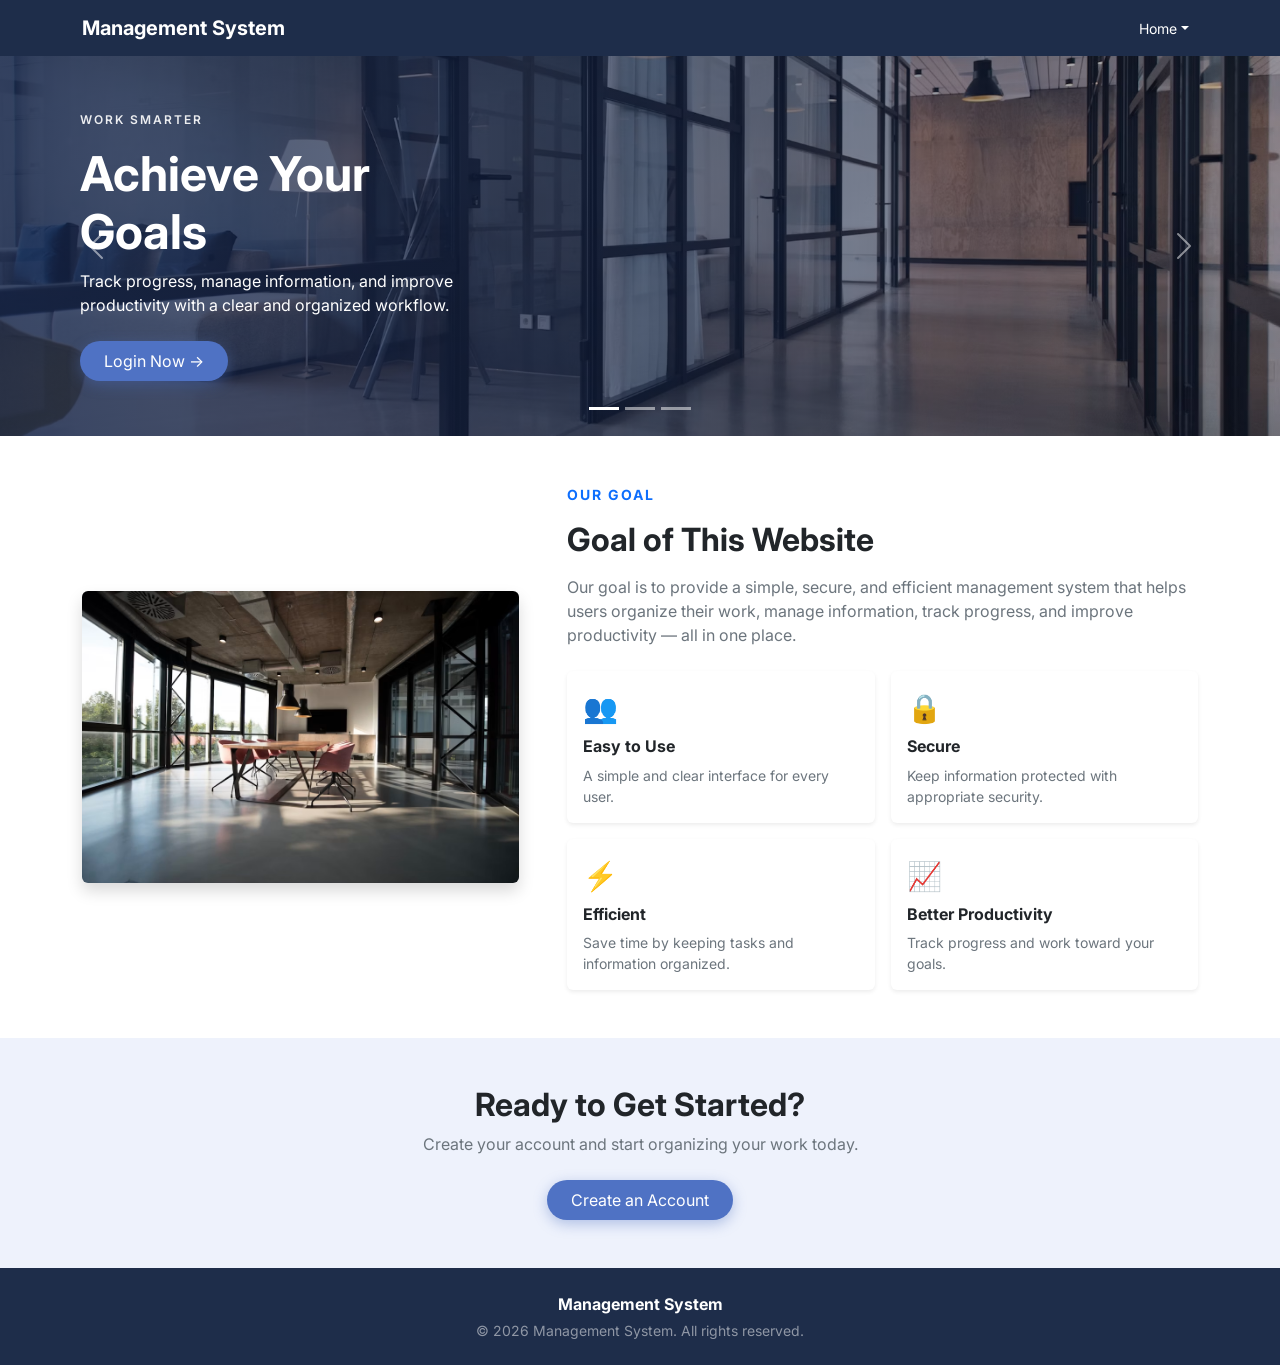
<file: index.html>
<!DOCTYPE html>
<html lang="en">
<head>
  <meta charset="UTF-8" />
  <meta name="viewport" content="width=device-width, initial-scale=1.0" />
  <title>Management System</title>
  <meta name="description" content="A simple, secure, and efficient management system that helps users organize their work, manage information, track progress, and improve productivity." />
  <link href="https://cdn.jsdelivr.net/npm/bootstrap@5.3.3/dist/css/bootstrap.min.css" rel="stylesheet">
  <link href="https://fonts.googleapis.com/css2?family=Inter:wght@400;500;600;700;800&display=swap" rel="stylesheet" />
  <link rel="stylesheet" href="css/style.css" />
</head>
<body>

  <!-- NAVBAR -->
  <nav class="navbar navbar-dark navbar-brand-custom">
    <div class="container">
      <a class="navbar-brand fw-bold" href="index.html">Management System</a>
      <div class="dropdown">
        <button class="btn btn-sm text-white dropdown-toggle" type="button" data-bs-toggle="dropdown">Home</button>
        <ul class="dropdown-menu dropdown-menu-end">
          <li><a class="dropdown-item" href="login.html">Login</a></li>
          <li><a class="dropdown-item" href="signup.html">Sign Up</a></li>
          <li><a class="dropdown-item" href="#">Help</a></li>
        </ul>
      </div>
    </div>
  </nav>

  <!-- HERO / CAROUSEL -->
  <div id="heroCarousel" class="carousel slide hero-carousel" data-bs-ride="carousel">
    <div class="carousel-inner">
      <div class="carousel-item active" style="background-image:url('img/img1.avif')">
        <div class="carousel-caption-custom">
          <div class="inner">
            <p class="eyebrow">Work Smarter</p>
            <h1 class="display-5 fw-bold">Achieve Your Goals</h1>
            <p class="mb-4">Track progress, manage information, and improve productivity with a clear and organized workflow.</p>
            <a href="login.html" class="btn btn-primary-custom text-white px-4 py-2">Login Now &rarr;</a>
          </div>
        </div>
      </div>
      <div class="carousel-item" style="background-image:url('img/img2.avif')">
        <div class="carousel-caption-custom">
          <div class="inner">
            <p class="eyebrow">Stay Organized</p>
            <h1 class="display-5 fw-bold">Manage Your Team</h1>
            <p class="mb-4">Collaborate effectively, assign tasks, and keep your entire team on the same page.</p>
            <a href="signup.html" class="btn btn-primary-custom text-white px-4 py-2">Get Started &rarr;</a>
          </div>
        </div>
      </div>
      <div class="carousel-item" style="background-image:url('img/img3.avif')">
        <div class="carousel-caption-custom">
          <div class="inner">
            <p class="eyebrow">Boost Efficiency</p>
            <h1 class="display-5 fw-bold">Work Smarter Today</h1>
            <p class="mb-4">Streamline your workflows, reduce manual tasks, and focus on what truly matters.</p>
            <a href="signup.html" class="btn btn-primary-custom text-white px-4 py-2">Create Account &rarr;</a>
          </div>
        </div>
      </div>
    </div>
    <button class="carousel-control-prev" type="button" data-bs-target="#heroCarousel" data-bs-slide="prev">
      <span class="carousel-control-prev-icon"></span>
    </button>
    <button class="carousel-control-next" type="button" data-bs-target="#heroCarousel" data-bs-slide="next">
      <span class="carousel-control-next-icon"></span>
    </button>
    <div class="carousel-indicators">
      <button type="button" data-bs-target="#heroCarousel" data-bs-slide-to="0" class="active"></button>
      <button type="button" data-bs-target="#heroCarousel" data-bs-slide-to="1"></button>
      <button type="button" data-bs-target="#heroCarousel" data-bs-slide-to="2"></button>
    </div>
  </div>

  <!-- GOAL SECTION -->
  <section class="py-5">
    <div class="container">
      <div class="row align-items-center g-5">
        <div class="col-lg-5">
          <img src="img/img4.avif" alt="Modern office interior" class="img-fluid rounded shadow" />
        </div>
        <div class="col-lg-7">
          <p class="text-primary fw-bold small text-uppercase" style="letter-spacing:2px;">Our Goal</p>
          <h2 class="fw-bold mb-3">Goal of This Website</h2>
          <p class="text-secondary mb-4">
            Our goal is to provide a simple, secure, and efficient management system that
            helps users organize their work, manage information, track progress, and improve
            productivity &mdash; all in one place.
          </p>
          <div class="row g-3">
            <div class="col-sm-6">
              <div class="card border-0 shadow-sm h-100 p-3 hover-card">
                <div class="fs-3">&#128101;</div>
                <h3 class="fs-6 fw-bold mt-2">Easy to Use</h3>
                <p class="small text-secondary mb-0">A simple and clear interface for every user.</p>
              </div>
            </div>
            <div class="col-sm-6">
              <div class="card border-0 shadow-sm h-100 p-3 hover-card">
                <div class="fs-3">&#128274;</div>
                <h3 class="fs-6 fw-bold mt-2">Secure</h3>
                <p class="small text-secondary mb-0">Keep information protected with appropriate security.</p>
              </div>
            </div>
            <div class="col-sm-6">
              <div class="card border-0 shadow-sm h-100 p-3 hover-card">
                <div class="fs-3">&#9889;</div>
                <h3 class="fs-6 fw-bold mt-2">Efficient</h3>
                <p class="small text-secondary mb-0">Save time by keeping tasks and information organized.</p>
              </div>
            </div>
            <div class="col-sm-6">
              <div class="card border-0 shadow-sm h-100 p-3 hover-card">
                <div class="fs-3">&#128200;</div>
                <h3 class="fs-6 fw-bold mt-2">Better Productivity</h3>
                <p class="small text-secondary mb-0">Track progress and work toward your goals.</p>
              </div>
            </div>
          </div>
        </div>
      </div>
    </div>
  </section>

  <!-- CTA -->
  <section class="cta-custom py-5 text-center">
    <div class="container">
      <h2 class="fw-bold">Ready to Get Started?</h2>
      <p class="text-secondary mb-4">Create your account and start organizing your work today.</p>
      <a href="signup.html" class="btn btn-primary-custom text-white px-4 py-2">Create an Account</a>
    </div>
  </section>

  <!-- FOOTER -->
  <footer class="footer-custom text-center py-4">
    <p class="text-white fw-bold mb-1">Management System</p>
    <p class="text-white-50 small mb-0">&copy; 2026 Management System. All rights reserved.</p>
  </footer>

  <script src="https://cdn.jsdelivr.net/npm/bootstrap@5.3.3/dist/js/bootstrap.bundle.min.js"></script>
  <script src="js/main.js"></script>
</body>
</html>
</file>
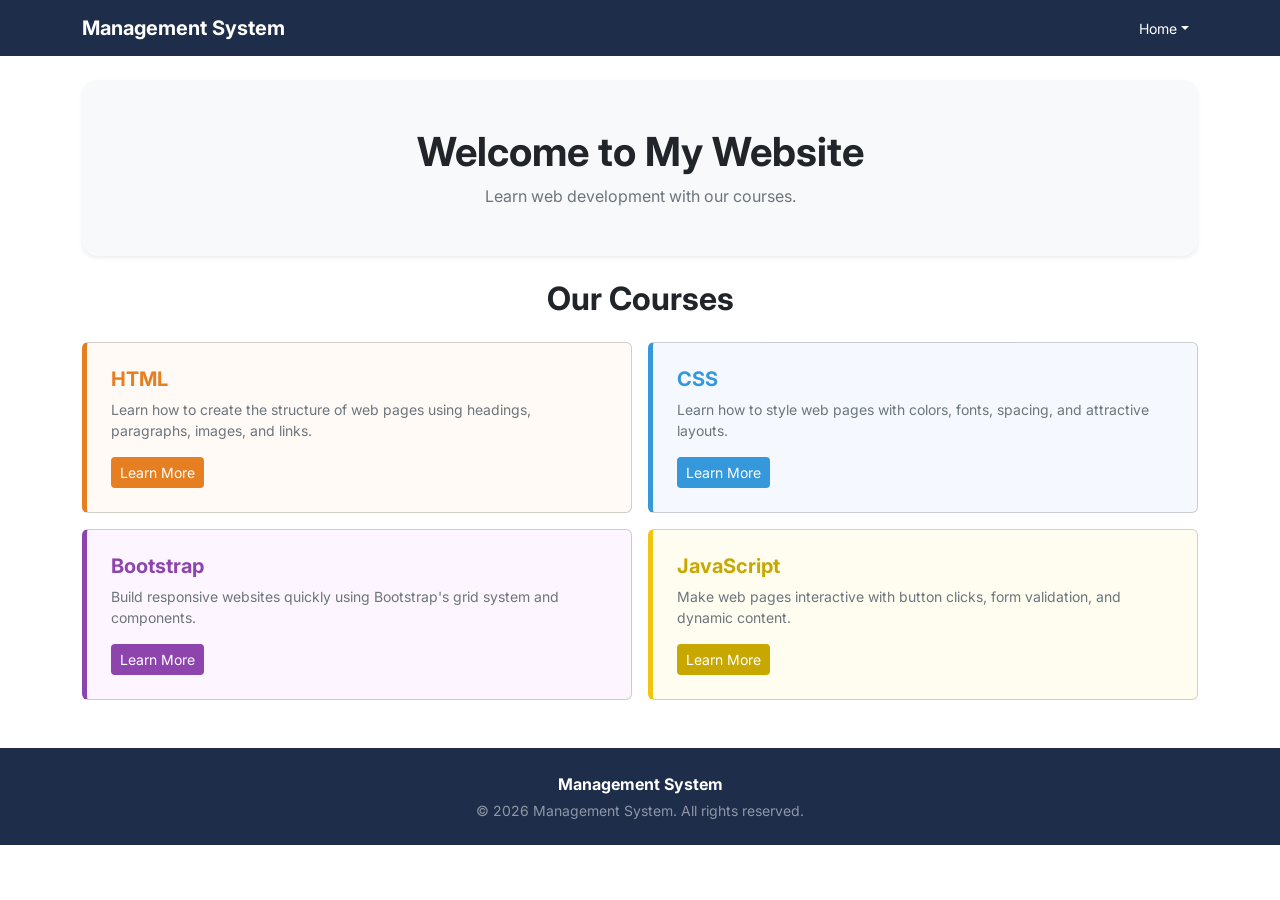
<file: home.html>
<!DOCTYPE html>
<html lang="en">
<head>
  <meta charset="UTF-8" />
  <meta name="viewport" content="width=device-width, initial-scale=1.0" />
  <title>Home - Management System</title>
  <meta name="description" content="Learn web development with our courses on HTML, CSS, Bootstrap, and JavaScript." />
  <link href="https://cdn.jsdelivr.net/npm/bootstrap@5.3.3/dist/css/bootstrap.min.css" rel="stylesheet">
  <link href="https://fonts.googleapis.com/css2?family=Inter:wght@400;500;600;700;800&display=swap" rel="stylesheet" />
  <link rel="stylesheet" href="css/style.css" />
</head>
<body>

  <!-- NAVBAR -->
  <nav class="navbar navbar-dark navbar-brand-custom">
    <div class="container">
      <a class="navbar-brand fw-bold" href="index.html">Management System</a>
      <div class="dropdown">
        <button class="btn btn-sm text-white dropdown-toggle" type="button" data-bs-toggle="dropdown">Home</button>
        <ul class="dropdown-menu dropdown-menu-end">
          <li><a class="dropdown-item" href="login.html">Login</a></li>
          <li><a class="dropdown-item" href="signup.html">Sign Up</a></li>
          <li><a class="dropdown-item" href="#">Help</a></li>
        </ul>
      </div>
    </div>
  </nav>

  <!-- HERO -->
  <div class="container">
    <div class="text-center bg-light rounded-4 shadow-sm my-4 py-5 px-4">
      <h1 class="fw-bold">Welcome to My Website</h1>
      <p class="text-secondary mb-0">Learn web development with our courses.</p>
    </div>
  </div>

  <!-- COURSES -->
  <section class="container pb-5">
    <h2 class="text-center fw-bold mb-4">Our Courses</h2>
    <div class="row g-3">
      <div class="col-md-6">
        <div class="card hover-card course-card html-card h-100 p-4">
          <h3 class="fs-5 fw-bold">HTML</h3>
          <p class="small text-secondary">Learn how to create the structure of web pages using headings, paragraphs, images, and links.</p>
          <button class="btn btn-sm text-white align-self-start mt-auto" style="background:#e67e22" data-bs-toggle="modal" data-bs-target="#courseModal" data-course="html">Learn More</button>
        </div>
      </div>
      <div class="col-md-6">
        <div class="card hover-card course-card css-card h-100 p-4">
          <h3 class="fs-5 fw-bold">CSS</h3>
          <p class="small text-secondary">Learn how to style web pages with colors, fonts, spacing, and attractive layouts.</p>
          <button class="btn btn-sm text-white align-self-start mt-auto" style="background:#3498db" data-bs-toggle="modal" data-bs-target="#courseModal" data-course="css">Learn More</button>
        </div>
      </div>
      <div class="col-md-6">
        <div class="card hover-card course-card boot-card h-100 p-4">
          <h3 class="fs-5 fw-bold">Bootstrap</h3>
          <p class="small text-secondary">Build responsive websites quickly using Bootstrap's grid system and components.</p>
          <button class="btn btn-sm text-white align-self-start mt-auto" style="background:#8e44ad" data-bs-toggle="modal" data-bs-target="#courseModal" data-course="bootstrap">Learn More</button>
        </div>
      </div>
      <div class="col-md-6">
        <div class="card hover-card course-card js-card h-100 p-4">
          <h3 class="fs-5 fw-bold">JavaScript</h3>
          <p class="small text-secondary">Make web pages interactive with button clicks, form validation, and dynamic content.</p>
          <button class="btn btn-sm text-white align-self-start mt-auto" style="background:#c8a800" data-bs-toggle="modal" data-bs-target="#courseModal" data-course="js">Learn More</button>
        </div>
      </div>
    </div>
  </section>

  <!-- COURSE MODAL -->
  <div class="modal fade" id="courseModal" tabindex="-1">
    <div class="modal-dialog">
      <div class="modal-content">
        <div class="modal-header">
          <h5 class="modal-title">Course Details</h5>
          <button type="button" class="btn-close" data-bs-dismiss="modal"></button>
        </div>
        <div class="modal-body">
          <h4 id="modalCourseName" class="fw-bold"></h4>
          <p id="modalCourseDesc" class="text-secondary"></p>
          <ul id="modalTopics"></ul>
        </div>
        <div class="modal-footer">
          <button class="btn btn-secondary" data-bs-dismiss="modal">Close</button>
        </div>
      </div>
    </div>
  </div>

  <!-- FOOTER -->
  <footer class="footer-custom text-center py-4">
    <p class="text-white fw-bold mb-1">Management System</p>
    <p class="text-white-50 small mb-0">&copy; 2026 Management System. All rights reserved.</p>
  </footer>

  <script src="https://cdn.jsdelivr.net/npm/bootstrap@5.3.3/dist/js/bootstrap.bundle.min.js"></script>
  <script src="js/main.js"></script>
</body>
</html>
</file>
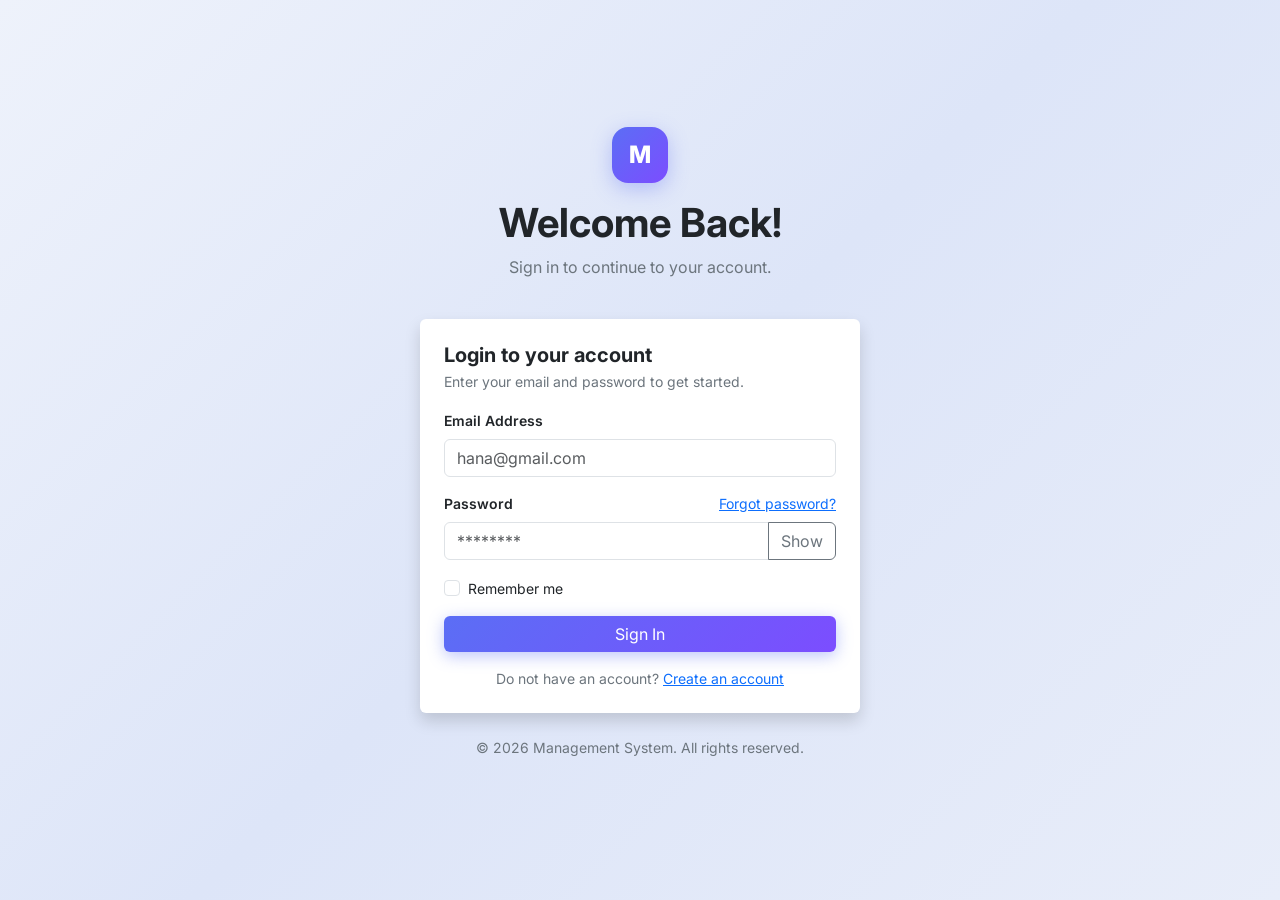
<file: login.html>
<!DOCTYPE html>
<html lang="en">
<head>
  <meta charset="UTF-8" />
  <meta name="viewport" content="width=device-width, initial-scale=1.0" />
  <title>Login - Management System</title>
  <meta name="description" content="Sign in to your Management System account." />
  <link href="https://cdn.jsdelivr.net/npm/bootstrap@5.3.3/dist/css/bootstrap.min.css" rel="stylesheet">
  <link href="https://fonts.googleapis.com/css2?family=Inter:wght@400;500;600;700;800&display=swap" rel="stylesheet" />
  <link rel="stylesheet" href="css/style.css" />
</head>
<body class="auth-bg d-flex flex-column align-items-center justify-content-center p-3">

  <div class="text-center mb-4">
    <div class="auth-logo rounded-4 d-flex align-items-center justify-content-center mx-auto mb-3">M</div>
    <h1 class="fw-bold">Welcome Back!</h1>
    <p class="text-secondary">Sign in to continue to your account.</p>
  </div>

  <div class="card shadow border-0 p-4" style="max-width:440px; width:100%;">
    <h2 class="fs-5 fw-bold mb-1">Login to your account</h2>
    <p class="text-secondary small mb-3">Enter your email and password to get started.</p>

    <div class="alert alert-danger py-2 small d-none" id="errorMsg">Please enter a valid email and password.</div>

    <form id="loginForm" novalidate>
      <div class="mb-3">
        <label for="loginEmail" class="form-label small fw-semibold">Email Address</label>
        <input type="email" class="form-control" id="loginEmail" placeholder="hana@gmail.com" required />
      </div>

      <div class="mb-3">
        <div class="d-flex justify-content-between">
          <label for="loginPassword" class="form-label small fw-semibold">Password</label>
          <a href="#" class="small">Forgot password?</a>
        </div>
        <div class="input-group">
          <input type="password" class="form-control" id="loginPassword" placeholder="********" required />
          <button type="button" class="btn btn-outline-secondary toggle-pw" data-target="loginPassword">Show</button>
        </div>
      </div>

      <div class="form-check mb-3">
        <input type="checkbox" class="form-check-input" id="rememberMe" />
        <label class="form-check-label small" for="rememberMe">Remember me</label>
      </div>

      <button type="submit" class="btn btn-auth text-white w-100 mb-3">Sign In</button>
      <p class="text-center small text-secondary mb-0">
        Do not have an account? <a href="signup.html">Create an account</a>
      </p>
    </form>
  </div>

  <p class="text-secondary small mt-4">&copy; 2026 Management System. All rights reserved.</p>

  <!-- SUCCESS MODAL -->
  <div class="modal fade" id="successModal" tabindex="-1">
    <div class="modal-dialog modal-dialog-centered">
      <div class="modal-content text-center p-4">
        <div class="auth-logo rounded-circle d-flex align-items-center justify-content-center mx-auto mb-3 fs-2">&#10003;</div>
        <h3 class="fw-bold">Login Successful!</h3>
        <p class="text-secondary">Welcome back! You are being redirected to the home page.</p>
        <button class="btn btn-auth text-white px-4 mx-auto" id="okBtn">OK</button>
      </div>
    </div>
  </div>

  <script src="https://cdn.jsdelivr.net/npm/bootstrap@5.3.3/dist/js/bootstrap.bundle.min.js"></script>
  <script src="js/main.js"></script>
</body>
</html>
</file>
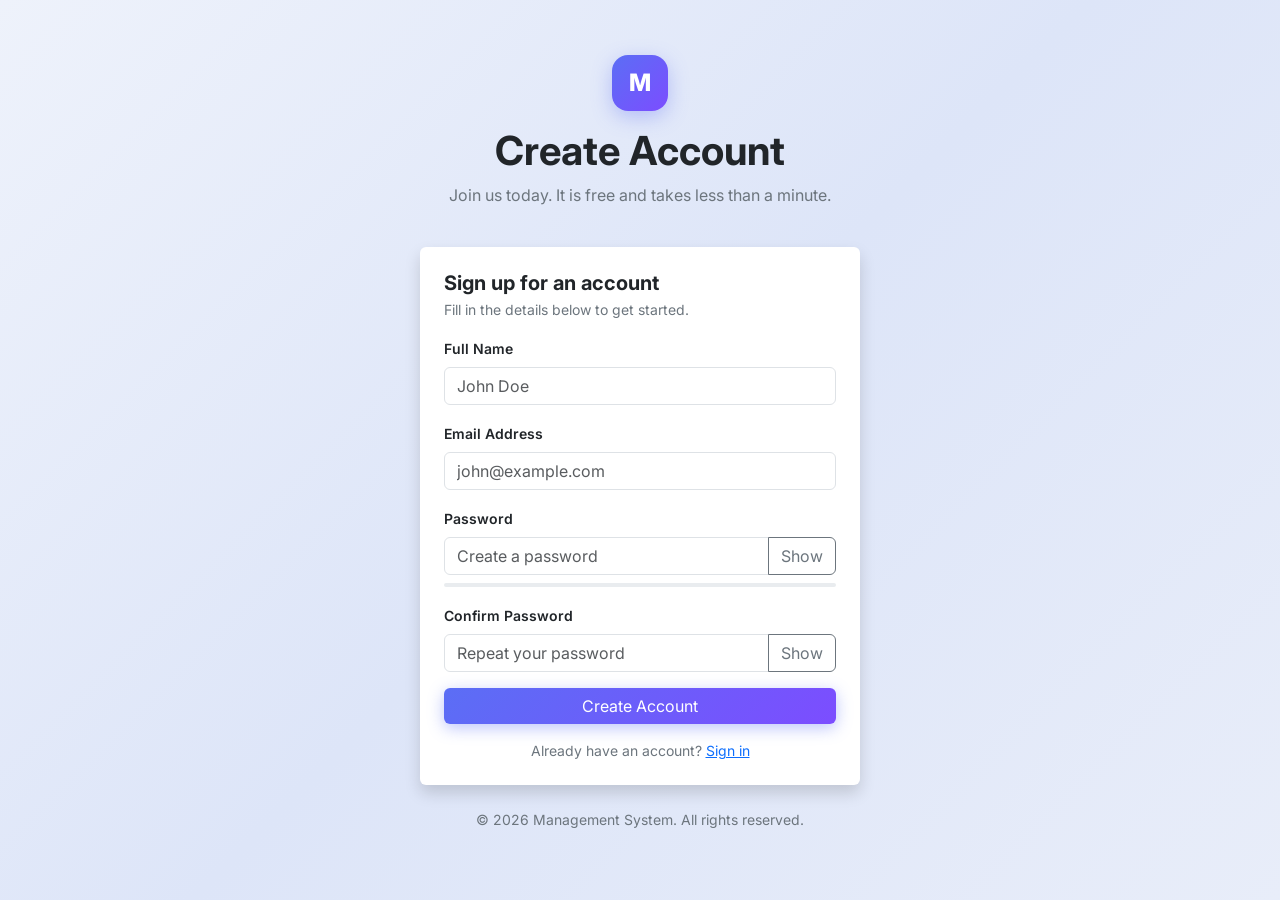
<file: signup.html>
<!DOCTYPE html>
<html lang="en">
<head>
  <meta charset="UTF-8" />
  <meta name="viewport" content="width=device-width, initial-scale=1.0" />
  <title>Sign Up - Management System</title>
  <meta name="description" content="Create your Management System account." />
  <link href="https://cdn.jsdelivr.net/npm/bootstrap@5.3.3/dist/css/bootstrap.min.css" rel="stylesheet">
  <link href="https://fonts.googleapis.com/css2?family=Inter:wght@400;500;600;700;800&display=swap" rel="stylesheet" />
  <link rel="stylesheet" href="css/style.css" />
</head>
<body class="auth-bg d-flex flex-column align-items-center justify-content-center p-3">

  <div class="text-center mb-4">
    <div class="auth-logo rounded-4 d-flex align-items-center justify-content-center mx-auto mb-3">M</div>
    <h1 class="fw-bold">Create Account</h1>
    <p class="text-secondary">Join us today. It is free and takes less than a minute.</p>
  </div>

  <div class="card shadow border-0 p-4" style="max-width:440px; width:100%;">
    <h2 class="fs-5 fw-bold mb-1">Sign up for an account</h2>
    <p class="text-secondary small mb-3">Fill in the details below to get started.</p>

    <div class="alert alert-danger py-2 small d-none" id="errorMsg"></div>

    <form id="signupForm" novalidate>
      <div class="mb-3">
        <label for="fullName" class="form-label small fw-semibold">Full Name</label>
        <input type="text" class="form-control" id="fullName" placeholder="John Doe" required />
      </div>

      <div class="mb-3">
        <label for="signupEmail" class="form-label small fw-semibold">Email Address</label>
        <input type="email" class="form-control" id="signupEmail" placeholder="john@example.com" required />
      </div>

      <div class="mb-3">
        <label for="signupPassword" class="form-label small fw-semibold">Password</label>
        <div class="input-group">
          <input type="password" class="form-control" id="signupPassword" placeholder="Create a password" required />
          <button type="button" class="btn btn-outline-secondary toggle-pw" data-target="signupPassword">Show</button>
        </div>
        <div class="progress strength-bar mt-2">
          <div class="progress-bar" id="strengthFill"></div>
        </div>
        <p class="small mt-1 mb-0" id="strengthLabel"></p>
      </div>

      <div class="mb-3">
        <label for="confirmPassword" class="form-label small fw-semibold">Confirm Password</label>
        <div class="input-group">
          <input type="password" class="form-control" id="confirmPassword" placeholder="Repeat your password" required />
          <button type="button" class="btn btn-outline-secondary toggle-pw" data-target="confirmPassword">Show</button>
        </div>
      </div>

      <button type="submit" class="btn btn-auth text-white w-100 mb-3">Create Account</button>
      <p class="text-center small text-secondary mb-0">
        Already have an account? <a href="login.html">Sign in</a>
      </p>
    </form>
  </div>

  <p class="text-secondary small mt-4">&copy; 2026 Management System. All rights reserved.</p>

  <!-- SUCCESS MODAL -->
  <div class="modal fade" id="successModal" tabindex="-1">
    <div class="modal-dialog modal-dialog-centered">
      <div class="modal-content text-center p-4">
        <div class="auth-logo rounded-circle d-flex align-items-center justify-content-center mx-auto mb-3 fs-2">&#10003;</div>
        <h3 class="fw-bold">Sign Up Successful!</h3>
        <p class="text-secondary">Your account has been created. Please log in to continue.</p>
        <button class="btn btn-auth text-white px-4 mx-auto" id="okBtn">OK</button>
      </div>
    </div>
  </div>

  <script src="https://cdn.jsdelivr.net/npm/bootstrap@5.3.3/dist/js/bootstrap.bundle.min.js"></script>
  <script src="js/main.js"></script>
</body>
</html>
</file>
<file: css/style.css>
/* =============================================
   MANAGEMENT SYSTEM — GLOBAL STYLES
   Built on Bootstrap 5. Only brand-specific rules
   that Bootstrap utilities can't express live here.
   Shared by index.html, home.html, login.html, signup.html.
   ============================================= */

:root {
  --navy: #1e2d4a;
  --blue: #4f72c4;
  --blue-hover: #3a5aad;
  --violet: #5b6ef5;
  --violet-2: #7c4dff;
}

body {
  font-family: 'Inter', sans-serif;
}

/* ---------- Navbar ---------- */
.navbar-brand-custom { background-color: var(--navy) !important; }

/* ---------- Hero carousel (index.html) ---------- */
.hero-carousel .carousel-item {
  height: 380px;
  background-size: cover;
  background-position: center;
}

.hero-carousel .carousel-caption-custom {
  position: absolute;
  inset: 0;
  display: flex;
  align-items: center;
  background: linear-gradient(to right, rgba(20, 35, 70, .82) 0%, rgba(20, 35, 70, .55) 60%, rgba(20, 35, 70, .25) 100%);
}

.hero-carousel .inner {
  max-width: 560px;
  padding: 0 80px;
  color: #fff;
  text-align: left;
}

.hero-carousel .eyebrow {
  font-size: .75rem;
  font-weight: 600;
  letter-spacing: 2px;
  text-transform: uppercase;
  opacity: .9;
}

.btn-primary-custom {
  background: var(--blue);
  border: none;
  border-radius: 25px;
  box-shadow: 0 4px 14px rgba(79, 114, 196, .4);
}
.btn-primary-custom:hover {
  background: var(--blue-hover);
  color: #fff;
}

@media (max-width: 768px) {
  .hero-carousel .inner { padding: 0 32px; }
}

/* ---------- Hover cards (feature cards + course cards) ---------- */
.hover-card {
  transition: transform .28s cubic-bezier(.34, 1.56, .64, 1), box-shadow .28s ease;
}
.hover-card:hover {
  transform: translateY(-6px);
  box-shadow: 0 14px 32px rgba(79, 114, 196, .18), 0 4px 10px rgba(0, 0, 0, .1);
}

/* Course card accent colors (home.html) */
.course-card { border-left: 5px solid transparent; }
.course-card.html-card { border-left-color: #e67e22; background: #fffaf5; }
.course-card.css-card  { border-left-color: #3498db; background: #f5f9ff; }
.course-card.boot-card { border-left-color: #8e44ad; background: #fdf5ff; }
.course-card.js-card   { border-left-color: #f1c40f; background: #fffdf0; }
.course-card.html-card h3 { color: #e67e22; }
.course-card.css-card h3  { color: #3498db; }
.course-card.boot-card h3 { color: #8e44ad; }
.course-card.js-card h3   { color: #c8a800; }

/* ---------- Footer ---------- */
.footer-custom { background: var(--navy); }

/* ---------- CTA section ---------- */
.cta-custom { background: #eef2fc; }

/* ---------- Auth pages (login.html / signup.html) ---------- */
.auth-bg {
  min-height: 100vh;
  background: linear-gradient(135deg, #eef2fb 0%, #dde5f8 50%, #e8edf9 100%);
}

.auth-logo {
  width: 56px;
  height: 56px;
  background: linear-gradient(135deg, var(--violet), var(--violet-2));
  color: #fff;
  font-size: 1.5rem;
  font-weight: 800;
  box-shadow: 0 6px 20px rgba(91, 110, 245, .35);
}

.btn-auth {
  background: linear-gradient(135deg, var(--violet), var(--violet-2));
  border: none;
  box-shadow: 0 4px 16px rgba(91, 110, 245, .4);
}
.btn-auth:hover {
  opacity: .92;
  box-shadow: 0 8px 24px rgba(91, 110, 245, .45);
  color: #fff;
}

.strength-bar { height: 4px; }
</file>
